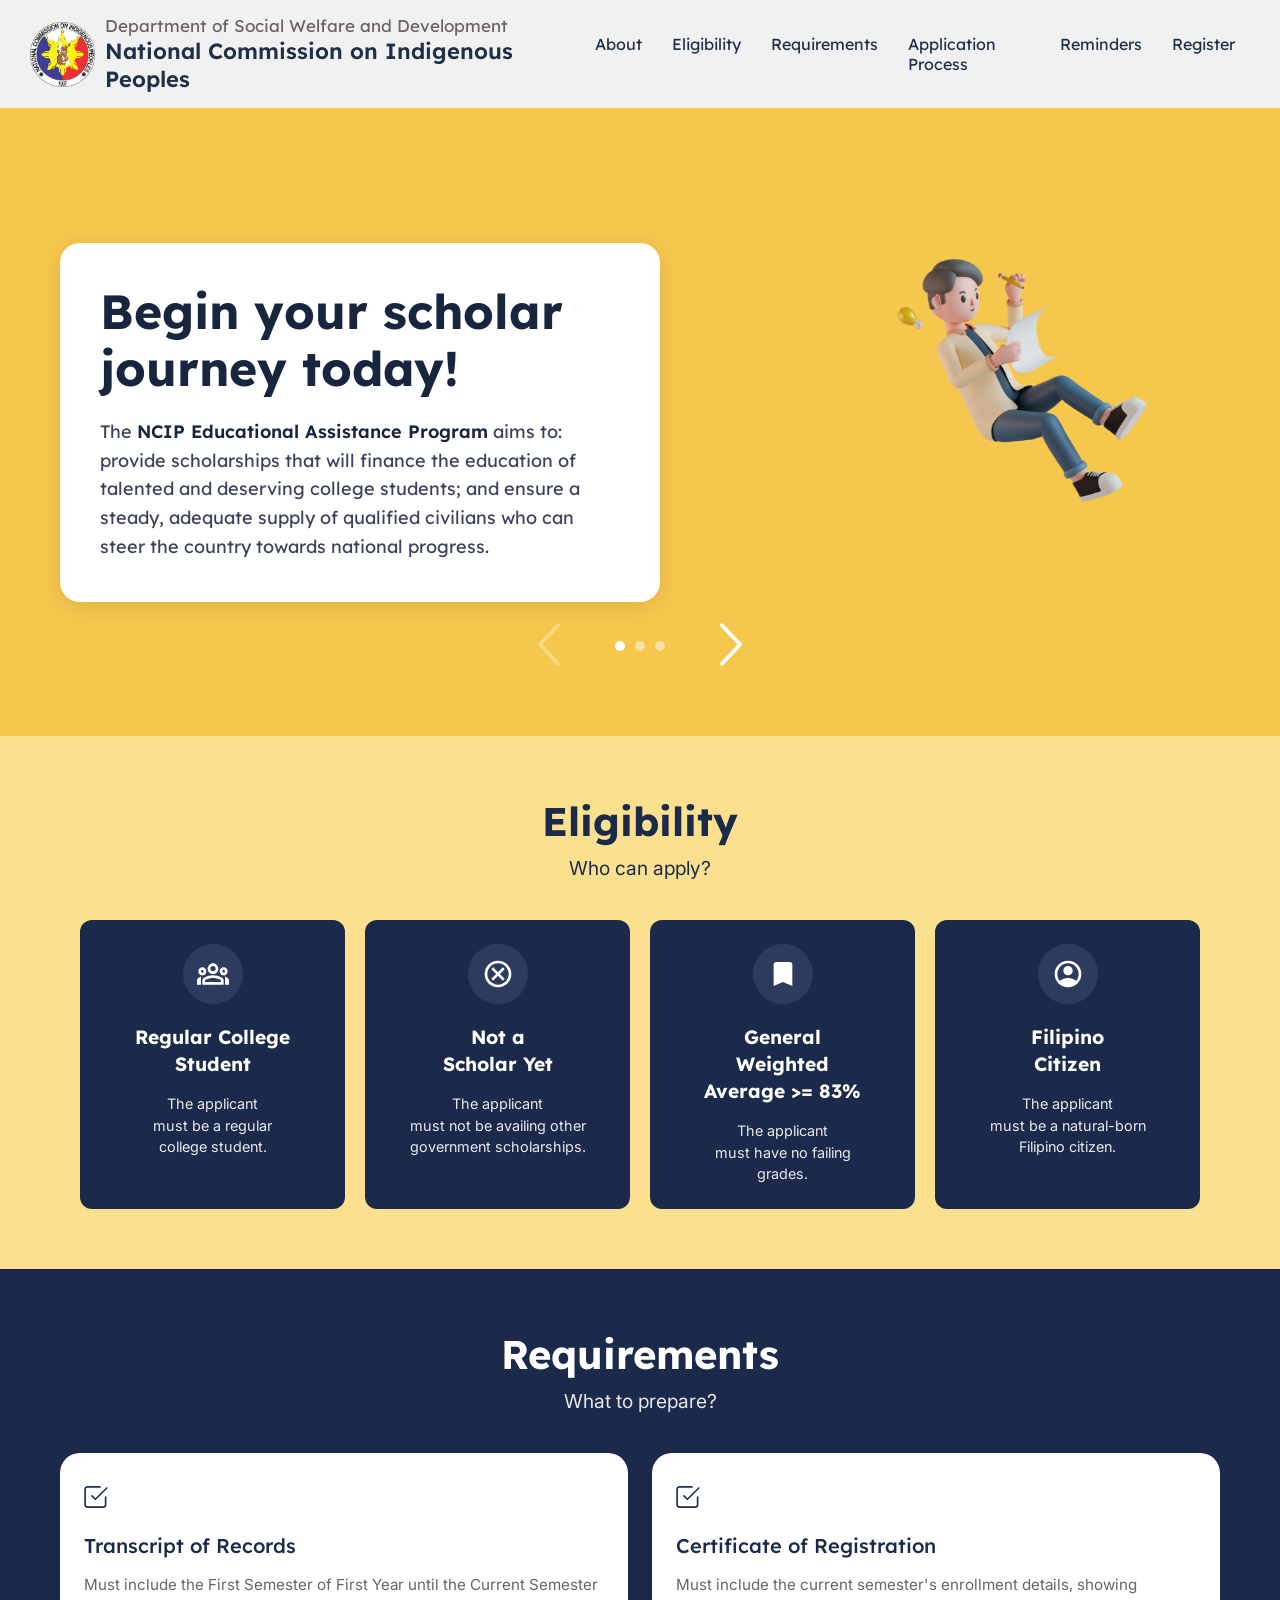
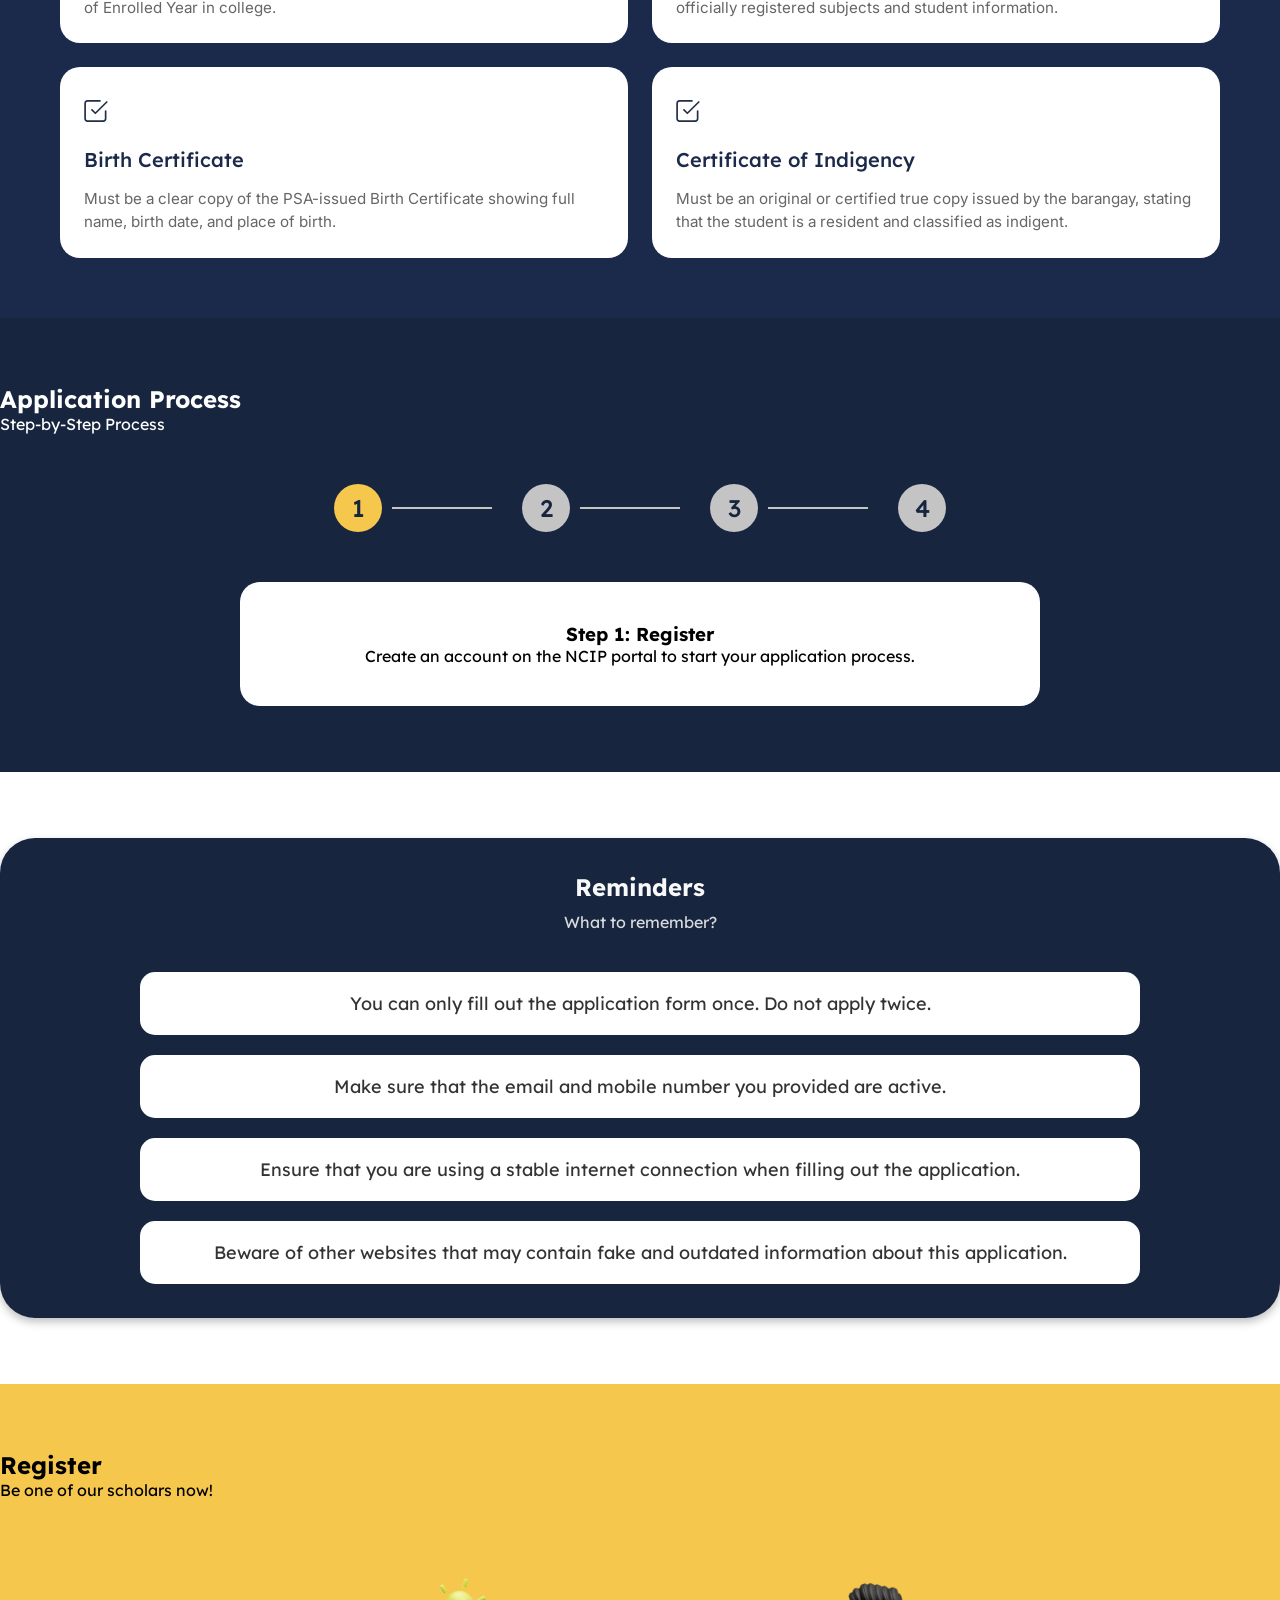
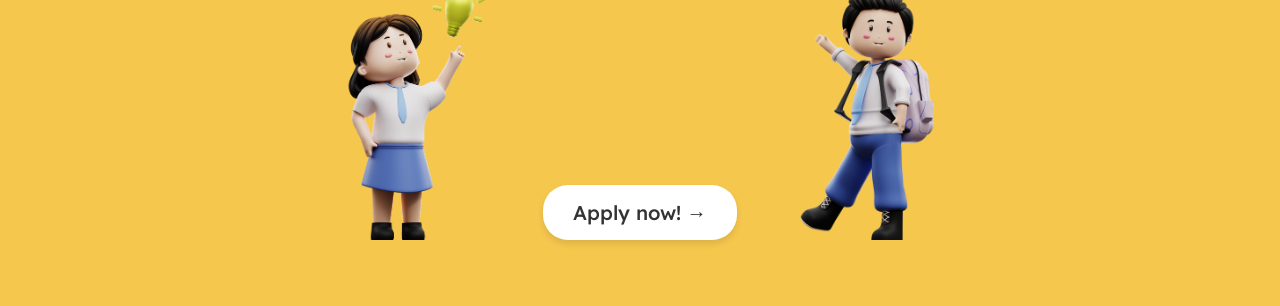
<file: infoman_ui/pages/index.html>
<!DOCTYPE html>
<html lang="en">
<head>
    <meta charset="UTF-8">
    <meta name="viewport" content="width=device-width, initial-scale=1.0">
    <title>NCIP Educational Assistance Program</title>
    <link href="https://fonts.googleapis.com/css2?family=Lexend:wght@400;500;600&family=Inter:wght@400;600&display=swap" rel="stylesheet">
    <link rel="stylesheet" href="../static/css/landingpage.css">
</head>
<body>
    <!-- Header -->
    <header class="header">
        <div class="logo-container">
            <img src="../assets/images/img_logo.png" alt="NCIP Logo" class="logo">
            <div class="logo-text">
                <p class="department">Department of Social Welfare and Development</p>
                <p class="commission">National Commission on Indigenous Peoples</p>
            </div>
        </div>
        <nav class="nav-links">
            <a href="#" class="nav-link">About</a>
            <a href="#eligibility" class="nav-link">Eligibility</a>
            <a href="#requirements" class="nav-link">Requirements</a>
            <a href="#process" class="nav-link">Application Process</a>
            <a href="#reminders" class="nav-link">Reminders</a>
            <a href="personaldesign.html" class="nav-link">Register</a>
        </nav>
    </header>

    <!-- Hero Section -->
    <section class="hero-section">
        <div class="hero-content">
            <div class="hero-card">
                <h1 class="hero-title">Begin your scholar journey today!</h1>
                <p class="hero-text">The <span class="highlight">NCIP Educational Assistance Program</span> aims to: provide scholarships that will finance the education of talented and deserving college students; and ensure a steady, adequate supply of qualified civilians who can steer the country towards national progress.</p>
            </div>
            <div class="hero-illustration">
                <img src="../assets/images/img_assets_infoman_1.png" alt="Student with lightbulb" class="hero-image">
            </div>
        </div>
        <div class="slider-controls">
            <button class="slider-arrow prev">
                <img src="../assets/images/img_left_unable.svg" alt="Previous">
            </button>
            <div class="slider-dots">
                <span class="dot active"></span>
                <span class="dot"></span>
                <span class="dot"></span>
            </div>
            <button class="slider-arrow next">
                <img src="../assets/images/img_right_able.svg" alt="Next">
            </button>
        </div>
    </section>

    <!-- Eligibility Section -->
    <section id="eligibility" class="eligibility-section">
        <div class="section-container">
            <h2 class="section-title">Eligibility</h2>
            <p class="section-subtitle">Who can apply?</p>
            <div class="eligibility-cards">
                <div class="eligibility-card">
                    <div class="icon-container">
                        <img src="../assets/images/img_icon.svg" alt="Student icon" class="card-icon">
                    </div>
                    <h3>Regular College<br>Student</h3>
                    <p>The applicant<br>must be a regular<br>college student.</p>
                </div>
                <div class="eligibility-card">
                    <div class="icon-container">
                        <img src="../assets/images/img_icon_48x48.svg" alt="Not a scholar icon" class="card-icon">
                    </div>
                    <h3>Not a<br>Scholar Yet</h3>
                    <p>The applicant<br>must not be availing other<br>government scholarships.</p>
                </div>
                <div class="eligibility-card">
                    <div class="icon-container">
                        <img src="../assets/images/img_bookmarkfilled.svg" alt="Grades icon" class="card-icon">
                    </div>
                    <h3>General<br>Weighted<br>Average >= 83%</h3>
                    <p>The applicant<br>must have no failing<br>grades.</p>
                </div>
                <div class="eligibility-card">
                    <div class="icon-container">
                        <img src="../assets/images/img_filipino_icon.svg" alt="Filipino citizen icon" class="card-icon">
                    </div>
                    <h3>Filipino<br>Citizen</h3>
                    <p>The applicant<br>must be a natural-born<br>Filipino citizen.</p>
                </div>
            </div>
        </div>
    </section>

    <!-- Requirements Section -->
    <section id="requirements" class="requirements-section">
        <div class="section-container">
            <div class="section-header">
                <h2 class="section-title">Requirements</h2>
                <p class="section-subtitle">What to prepare?</p>
            </div>
            <div class="requirements-grid">
                <div class="requirement-card">
                    <div class="icon-container">
                        <img src="../assets/images/img_icon_checklist.svg" alt="Transcript icon" class="req-icon">
                    </div>
                    <h3>Transcript of Records</h3>
                    <p>Must include the First Semester of First Year until the Current Semester of Enrolled Year in college.</p>
                </div>
                <div class="requirement-card">
                    <div class="icon-container">
                        <img src="../assets/images/img_icon_checklist.svg" alt="Registration icon" class="req-icon">
                    </div>
                    <h3>Certificate of Registration</h3>
                    <p>Must include the current semester's enrollment details, showing officially registered subjects and student information.</p>
                </div>
                <div class="requirement-card">
                    <div class="icon-container">
                        <img src="../assets/images/img_icon_checklist.svg" alt="Birth Certificate icon" class="req-icon">
                    </div>
                    <h3>Birth Certificate</h3>
                    <p>Must be a clear copy of the PSA-issued Birth Certificate showing full name, birth date, and place of birth.</p>
                </div>
                <div class="requirement-card">
                    <div class="icon-container">
                        <img src="../assets/images/img_icon_checklist.svg" alt="Indigency icon" class="req-icon">
                    </div>
                    <h3>Certificate of Indigency</h3>
                    <p>Must be an original or certified true copy issued by the barangay, stating that the student is a resident and classified as indigent.</p>
                </div>
            </div>
        </div>
    </section>

    <!-- Application Process Section -->
    <section id="process" class="process-section">
        <div class="section-container">
            <h2 class="section-title">Application Process</h2>
            <p class="section-subtitle">Step-by-Step Process</p>
            <div class="process-steps">
                <div class="step-item active">
                    <div class="step-number">1</div>
                    <div class="step-line"></div>
                </div>
                <div class="step-item">
                    <div class="step-number">2</div>
                    <div class="step-line"></div>
                </div>
                <div class="step-item">
                    <div class="step-number">3</div>
                    <div class="step-line"></div>
                </div>
                <div class="step-item">
                    <div class="step-number">4</div>
                </div>
            </div>
            <div class="process-content">
                <h3 class="content-title">Register Your Email</h3>
                <p class="content-description">Sign up using a valid email address to begin your scholarship application. Use the link sent in your inbox to begin the process.</p>
                <button class="next-button">Next</button>
            </div>
        </div>
    </section>

    <!-- Reminders Section -->
    <section id="reminders" class="reminders-section">
        <div class="reminders-container">
            <h2 class="section-title reminders-title">Reminders</h2>
            <p class="section-subtitle reminders-subtitle">What to remember?</p>
            <div class="reminders-list">
                <div class="reminder-item">You can only fill out the application form once. Do not apply twice.</div>
                <div class="reminder-item">Make sure that the email and mobile number you provided are active.</div>
                <div class="reminder-item">Ensure that you are using a stable internet connection when filling out the application.</div>
                <div class="reminder-item">Beware of other websites that may contain fake and outdated information about this application.</div>
            </div>
        </div>
    </section>

    <!-- Register Section -->
    <section id="register" class="register-section">
        <h2 class="section-title">Register</h2>
        <p class="section-subtitle">Be one of our scholars now!</p>
        <div class="register-content">
            <div class="register-illustration">
                <img src="../assets/images/img_student_girl.png" alt="Student girl" class="student-girl">
                <div class="register-button-container">
                    <a href="personaldesign.html" class="apply-button">Apply now! →</a>
                </div>
                <img src="../assets/images/img_student_boy.png" alt="Student boy" class="student-boy">
            </div>
        </div>
    </section>

    <script>
        // Slider functionality
        const dots = document.querySelectorAll('.dot');
        let currentSlide = 0;
        
        dots.forEach((dot, index) => {
            dot.addEventListener('click', () => {
                setActiveSlide(index);
            });
        });
        
        function setActiveSlide(index) {
            dots.forEach(dot => dot.classList.remove('active'));
            dots[index].classList.add('active');
            currentSlide = index;
            // Here you would normally change the slide content
        }
        
        // Navigation smooth scroll
        document.querySelectorAll('a[href^="#"]').forEach(anchor => {
            anchor.addEventListener('click', function(e) {
                e.preventDefault();
                
                const targetId = this.getAttribute('href');
                if (targetId === '#') return;
                
                const targetElement = document.querySelector(targetId);
                if (targetElement) {
                    window.scrollTo({
                        top: targetElement.offsetTop,
                        behavior: 'smooth'
                    });
                }
            });
        });
        
        // Process steps interaction
        const processSteps = document.querySelectorAll('.process-step');
        const processLines = document.querySelectorAll('.process-line');
        
        processSteps.forEach((step, index) => {
            step.addEventListener('click', () => {
                // Reset all steps
                processSteps.forEach(s => {
                    s.querySelector('.step-circle').classList.remove('active');
                    s.querySelector('.step-text').classList.remove('active');
                });
                
                // Reset all lines
                processLines.forEach(line => line.classList.remove('active'));
                
                // Set active state for current and previous steps
                for (let i = 0; i <= index; i++) {
                    processSteps[i].querySelector('.step-circle').classList.add('active');
                    processSteps[i].querySelector('.step-text').classList.add('active');
                    
                    // Set active state for lines before the current step
                    if (i < index) {
                        processLines[i].classList.add('active');
                    }
                }
                
                // Update process content based on selected step
                updateProcessContent(index);
            });
        });
        
        function updateProcessContent(stepIndex) {
            const processContent = document.querySelector('.process-content');
            const contents = [
                '<h3>Step 1: Register</h3><p>Create an account on the NCIP portal to start your application process.</p>',
                '<h3>Step 2: Access</h3><p>Log in to your account and access the scholarship application form.</p>',
                '<h3>Step 3: Submission</h3><p>Complete all required fields and upload the necessary documents.</p>',
                '<h3>Step 4: Evaluation</h3><p>Wait for the evaluation of your application by the NCIP committee.</p>'
            ];
            
            processContent.innerHTML = contents[stepIndex];
        }
        
        // Initialize with first step content
        updateProcessContent(0);
    </script>
</body>
</html>
</file>
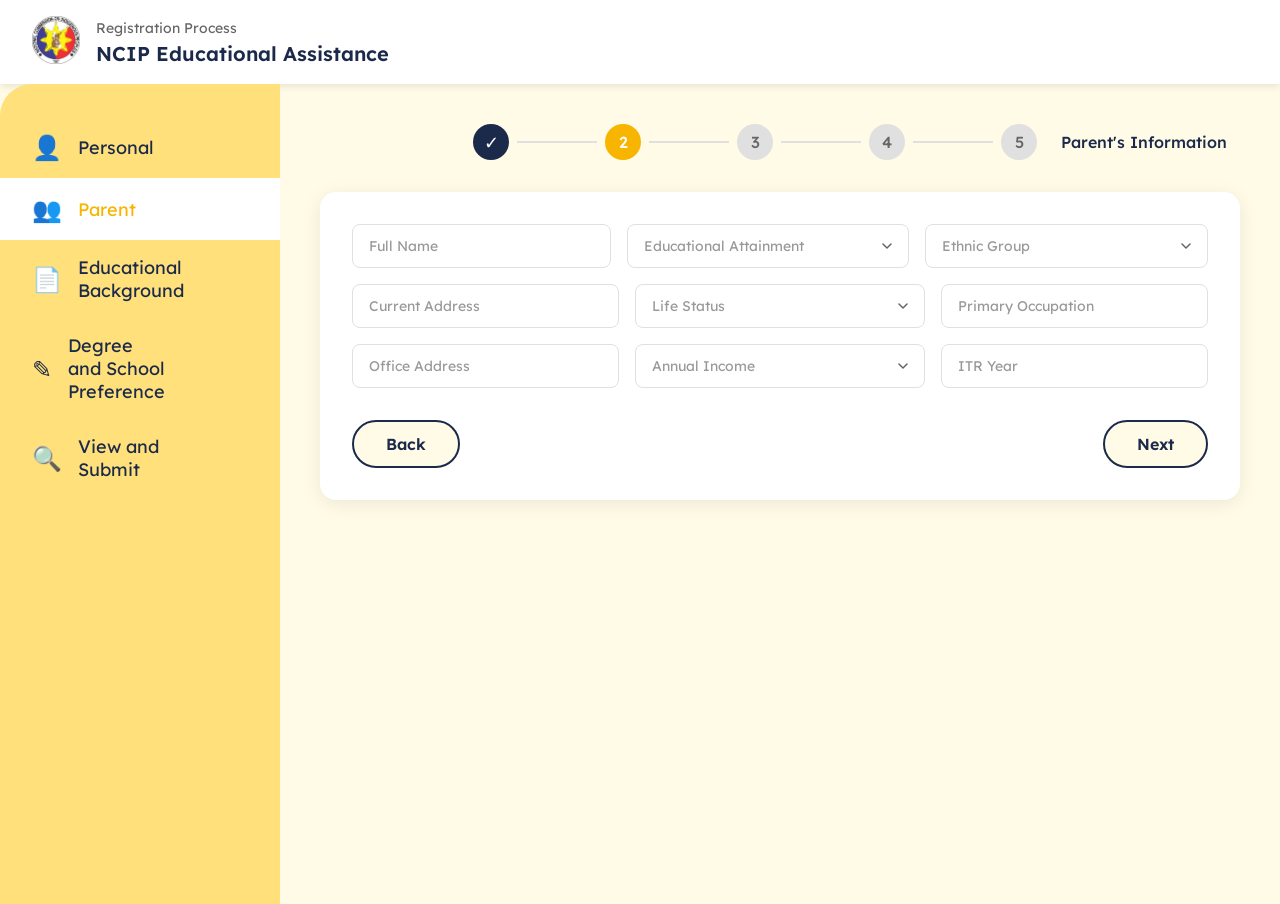
<file: infoman_ui/pages/parentdesign.html>
<!DOCTYPE html>
<html lang="en">
<head>
    <meta charset="UTF-8">
    <title>NCIP Educational Assistance - Parent's Information</title>
    <link href="https://fonts.googleapis.com/css2?family=Lexend:wght@400;500;600&display=swap" rel="stylesheet">
    <link rel="stylesheet" href="../static/css/parentdesign.css">
</head>
<body>
    <header class="header">
        <a href="index.html">
            <img src="../assets/images/img_logo.png" alt="NCIP Logo" class="logo">
        </a></a>
        <div class="header-text">
            <div class="registration-process">Registration Process</div>
            <div class="main-title">NCIP Educational Assistance</div>
        </div>
    </header>

    <div class="main-container">
        <nav class="sidebar">
            <ul>
                <li>
                    <span class="icon">👤</span>
                    <span>Personal</span>
                </li>
                <li class="active">
                    <span class="icon">👥</span>
                    <span>Parent</span>
                </li>
                <li>
                    <span class="icon">📄</span>
                    <span>Educational<br>Background</span>
                </li>
                <li>
                    <span class="icon">✎</span>
                    <span>Degree<br>and School<br>Preference</span>
                </li>
                <li>
                    <span class="icon">🔍</span>
                    <span>View and<br>Submit</span>
                </li>
            </ul>
        </nav>

        <main class="content">
            <div class="stepper">
                <div class="step completed">
                    <span class="checkmark">✓</span>
                </div>
                <div class="step-line"></div>
                <div class="step active">2</div>
                <div class="step-line"></div>
                <div class="step">3</div>
                <div class="step-line"></div>
                <div class="step">4</div>
                <div class="step-line"></div>
                <div class="step">5</div>
                <span class="step-label">Parent's Information</span>
            </div>

            <div class="form-card">
                <form>
                    <div class="form-row">
                        <input type="text" placeholder="Full Name" required>
                        <select required>
                            <option value="" disabled selected>Educational Attainment</option>
                            <option value="elementary">Elementary</option>
                            <option value="highschool">High School</option>
                            <option value="college">College</option>
                            <option value="graduate">Graduate School</option>
                        </select>
                        <select required>
                            <option value="" disabled selected>Ethnic Group</option>
                            <option value="group1">Group 1</option>
                            <option value="group2">Group 2</option>
                        </select>
                    </div>
                    <div class="form-row">
                        <input type="text" placeholder="Current Address" required>
                        <select required>
                            <option value="" disabled selected>Life Status</option>
                            <option value="living">Living</option>
                            <option value="deceased">Deceased</option>
                        </select>
                        <input type="text" placeholder="Primary Occupation" required>
                    </div>
                    <div class="form-row">
                        <input type="text" placeholder="Office Address">
                        <select required>
                            <option value="" disabled selected>Annual Income</option>
                            <option value="below_50k">Below ₱50,000</option>
                            <option value="50k_100k">₱50,000 - ₱100,000</option>
                            <option value="100k_200k">₱100,000 - ₱200,000</option>
                            <option value="above_200k">Above ₱200,000</option>
                        </select>
                        <input type="text" placeholder="ITR Year" required>
                    </div>
                    <div class="button-group">
                        <button type="button" class="back-btn" onclick="window.location.href='personaldesign.html'">Back</button>
                        <button type="button" class="next-btn" onclick="window.location.href='educationaldesign.html'">Next</button>
                    </div>
                </form>
            </div>
        </main>
    </div>
</body>
</html>
</file>
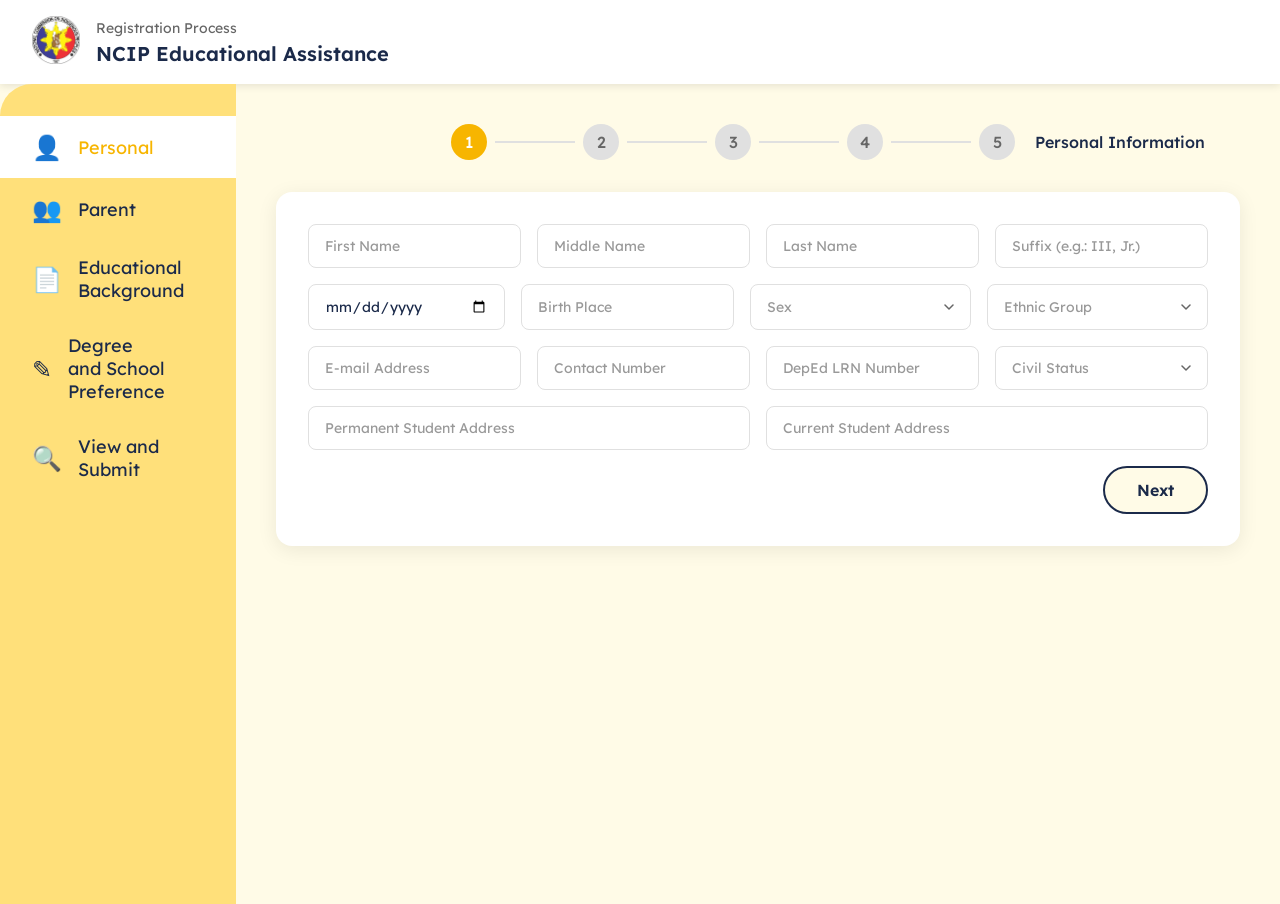
<file: infoman_ui/pages/personaldesign.html>
<!DOCTYPE html>
<html lang="en">
<head>
    <meta charset="UTF-8">
    <title>NCIP Educational Assistance - Personal Information</title>
    <link href="https://fonts.googleapis.com/css2?family=Lexend:wght@400;500;600&display=swap" rel="stylesheet">
    <link rel="stylesheet" href="../static/css/personaldesign.css">
</head>
<body>
    <header class="header">
        <a href="index.html">
            <img src="../assets/images/img_logo.png" alt="NCIP Logo" class="logo">
        </a></a>
        <div class="header-text">
            <div class="registration-process">Registration Process</div>
            <div class="main-title">NCIP Educational Assistance</div>
        </div>
    </header>

    <div class="main-container">
        <nav class="sidebar">
            <ul>
                <li class="active">
                    <span class="icon">👤</span>
                    <span>Personal</span>
                </li>
                <li>
                    <span class="icon">👥</span>
                    <span>Parent</span>
                </li>
                <li>
                    <span class="icon">📄</span>
                    <span>Educational<br>Background</span>
                </li>
                <li>
                    <span class="icon">✎</span>
                    <span>Degree<br>and School<br>Preference</span>
                </li>
                <li>
                    <span class="icon">🔍</span>
                    <span>View and<br>Submit</span>
                </li>
            </ul>
        </nav>

        <main class="content">
            <div class="stepper">
                <div class="step active">1</div>
                <div class="step-line"></div>
                <div class="step">2</div>
                <div class="step-line"></div>
                <div class="step">3</div>
                <div class="step-line"></div>
                <div class="step">4</div>
                <div class="step-line"></div>
                <div class="step">5</div>
                <span class="step-label">Personal Information</span>
            </div>

            <div class="form-card">
                <form>
                    <div class="form-row">
                        <input type="text" placeholder="First Name" required>
                        <input type="text" placeholder="Middle Name" required>
                        <input type="text" placeholder="Last Name" required>
                        <input type="text" placeholder="Suffix (e.g.: III, Jr.)" class="suffix-input">
                    </div>
                    <div class="form-row">
                        <input type="date" placeholder="Birth Date" required>
                        <input type="text" placeholder="Birth Place" required>
                        <select required>
                            <option value="" disabled selected>Sex</option>
                            <option value="male">Male</option>
                            <option value="female">Female</option>
                        </select>
                        <select required>
                            <option value="" disabled selected>Ethnic Group</option>
                            <option value="group1">Group 1</option>
                            <option value="group2">Group 2</option>
                        </select>
                    </div>
                    <div class="form-row">
                        <input type="email" placeholder="E-mail Address" required>
                        <input type="text" placeholder="Contact Number" required>
                        <input type="text" placeholder="DepEd LRN Number" required>
                        <select required>
                            <option value="" disabled selected>Civil Status</option>
                            <option value="single">Single</option>
                            <option value="married">Married</option>
                            <option value="widowed">Widowed</option>
                            <option value="separated">Separated</option>
                        </select>
                    </div>
                    <div class="form-row">
                        <input type="text" placeholder="Permanent Student Address" required>
                        <input type="text" placeholder="Current Student Address" required>
                    </div>
                    <button type="button" class="next-btn" onclick="window.location.href='parentdesign.html'">Next</button>
                </form>
            </div>
        </main>
    </div>
</body>
</html>
</file>
<file: infoman_ui/static/css/landingpage.css>
* {
            margin: 0;
            padding: 0;
            box-sizing: border-box;
            font-family: 'Lexend', sans-serif;
        }
        
        body {
            background-color: #ffffff;
        }
        
        .header {
            display: flex;
            align-items: center;
            padding: 0 30px;
            height: 108px;
            background-color: #f1f1f1;
            position: sticky;
            top: 0;
            z-index: 100;
        }
        
        .logo-container {
            display: flex;
            align-items: center;
        }
        
        .logo {
            width: 65px;
            height: 65px;
        }
        
        .logo-text {
            margin-left: 10px;
        }
        
        .department {
            font-size: 17px;
            font-weight: 400;
            line-height: 22px;
            color: #6a6262;
        }
        
        .commission {
            font-size: 22px;
            font-weight: 600;
            line-height: 28px;
            color: #202e48;
        }
        
        .nav-links {
            display: flex;
            margin-left: auto;
        }
        
        .nav-link {
            margin: 0 15px;
            font-size: 16px;
            font-weight: 400;
            line-height: 20px;
            color: #1f2e48;
            text-decoration: none;
            cursor: pointer;
        }
        
        .hero-section {
            position: relative;
            min-height: 600px;
            background-color: #F6C74D;
            padding: 60px 0;
            overflow: hidden;
        }
        
        .hero-content {
            max-width: 1200px;
            margin: 0 auto;
            padding: 0 20px;
            display: flex;
            align-items: center;
            justify-content: space-between;
            position: relative;
        }
        
        .hero-card {
            background: #FFFFFF;
            border-radius: 20px;
            padding: 40px;
            max-width: 600px;
            box-shadow: 0 4px 20px rgba(0, 0, 0, 0.1);
            position: relative;
            z-index: 2;
        }
        
        .hero-title {
            font-size: 48px;
            line-height: 1.2;
            color: #17253F;
            font-weight: 700;
            margin-bottom: 20px;
        }
        
        .hero-text {
            font-size: 18px;
            line-height: 1.6;
            color: #3B4158;
        }
        
        .hero-text .highlight {
            font-weight: 600;
            color: #17253F;
        }
        
        .hero-illustration {
            position: relative;
            flex: 1;
            display: flex;
            justify-content: center;
            align-items: center;
        }
        
        .hero-image {
            max-width: 500px;
            height: auto;
            position: relative;
            z-index: 2;
        }
        
        .slider-controls {
            position: absolute;
            bottom: 40px;
            left: 50%;
            transform: translateX(-50%);
            display: flex;
            align-items: center;
            gap: 20px;
            z-index: 3;
        }
        
        .slider-arrow {
            background: none;
            border: none;
            cursor: pointer;
            padding: 10px;
            transition: transform 0.3s ease;
        }
        
        .slider-arrow:hover {
            transform: scale(1.1);
        }
        
        .slider-dots {
            display: flex;
            gap: 10px;
        }
        
        .dot {
            width: 10px;
            height: 10px;
            border-radius: 50%;
            background-color: rgba(255, 255, 255, 0.5);
            cursor: pointer;
            transition: background-color 0.3s ease;
        }
        
        .dot.active {
            background-color: #FFFFFF;
        }
        
        .eligibility-section {
            padding: 60px 0;
            background-color: #FBE18F;
        }
        
        .eligibility-section .section-container {
            max-width: 1200px;
            margin: 0 auto;
            padding: 0 20px;
            text-align: center;
        }
        
        .eligibility-section .section-title {
            color: #1B2A4A;
            font-size: 2.5rem;
            margin-bottom: 10px;
            font-family: 'Lexend', sans-serif;
            text-align: center;
        }
        
        .eligibility-section .section-subtitle {
            color: #1B2A4A;
            font-size: 1.2rem;
            margin-bottom: 40px;
            font-family: 'Inter', sans-serif;
            text-align: center;
        }

        .section-header {
            text-align: center;
        }
        
        .eligibility-cards {
            display: grid;
            grid-template-columns: repeat(4, 1fr);
            gap: 20px;
            max-width: 1200px;
            margin: 0 auto;
            padding: 0 20px;
        }
        
        .eligibility-card {
            background-color: #1B2A4A;
            border-radius: 12px;
            padding: 24px;
            color: white;
            text-align: center;
            display: flex;
            flex-direction: column;
            align-items: center;
            min-height: 280px;
        }
        
        .eligibility-card .icon-container {
            background-color: #2D3C5E;
            border-radius: 50%;
            width: 60px;
            height: 60px;
            display: flex;
            align-items: center;
            justify-content: center;
            margin-bottom: 20px;
        }
        
        .eligibility-card .card-icon {
            width: 32px;
            height: 32px;
        }
        
        .eligibility-card h3 {
            font-family: 'Lexend', sans-serif;
            font-size: 1.2rem;
            margin-bottom: 15px;
            line-height: 1.4;
        }
        
        .eligibility-card p {
            font-family: 'Inter', sans-serif;
            font-size: 0.9rem;
            line-height: 1.5;
            opacity: 0.9;
        }
        
        .requirements-section {
            padding: 60px 0;
            background-color: #1B2A4A;
        }
        
        .requirements-section .section-container {
            max-width: 1200px;
            margin: 0 auto;
            padding: 0 20px;
            text-align: center;
        }
        
        .requirements-section .section-title {
            color: #FFFFFF;
            font-size: 2.5rem;
            margin-bottom: 10px;
            font-family: 'Lexend', sans-serif;
        }
        
        .requirements-section .section-subtitle {
            color: #FFFFFF;
            font-size: 1.2rem;
            margin-bottom: 40px;
            font-family: 'Inter', sans-serif;
            opacity: 0.9;
        }
        
        .requirements-grid {
            display: grid;
            grid-template-columns: repeat(2, 1fr);
            gap: 24px;
            max-width: 1200px;
            margin: 0 auto;
        }
        
        .requirement-card {
            background-color: #FFFFFF;
            border-radius: 20px;
            padding: 24px;
            text-align: left;
            display: flex;
            flex-direction: column;
            gap: 16px;
        }
        
        .requirement-card .icon-container {
            width: 40px;
            height: 40px;
            display: flex;
            align-items: center;
        }
        
        .requirement-card .req-icon {
            width: 24px;
            height: 24px;
        }
        
        .requirement-card h3 {
            color: #1B2A4A;
            font-size: 1.25rem;
            font-family: 'Lexend', sans-serif;
            font-weight: 500;
        }
        
        .requirement-card p {
            color: #666666;
            font-size: 0.95rem;
            line-height: 1.5;
            font-family: 'Inter', sans-serif;
        }
        
        .process-section {
            padding: 66px 0;
            background-color: #17253F;
        }
        
        .process-section .section-title,
        .process-section .section-subtitle {
            color: #ffffff;
        }
        
        .process-steps {
            display: flex;
            justify-content: center;
            align-items: center;
            margin: 50px 0;
            position: relative;
            gap: 20px;
        }
        
        .step-item {
            display: flex;
            align-items: center;
            position: relative;
        }
        
        .step-number {
            width: 48px;
            height: 48px;
            background-color: #C4C4C4;
            border-radius: 50%;
            display: flex;
            align-items: center;
            justify-content: center;
            font-size: 24px;
            color: #17253F;
            font-weight: 500;
        }
        
        .step-item.active .step-number {
            background-color: #F6C74D;
        }
        
        .step-line {
            width: 100px;
            height: 2px;
            background-color: #C4C4C4;
            margin: 0 10px;
        }
        
        .step-item:last-child .step-line {
            display: none;
        }
        
        .process-content {
            background-color: #ffffff;
            border-radius: 20px;
            padding: 40px;
            max-width: 800px;
            margin: 0 auto;
            text-align: center;
            position: relative;
        }
        
        .content-title {
            font-size: 32px;
            color: #17253F;
            margin-bottom: 20px;
            font-weight: 600;
        }
        
        .content-description {
            font-size: 18px;
            color: #3B4158;
            line-height: 1.5;
            margin-bottom: 30px;
        }
        
        .next-button {
            position: absolute;
            bottom: 20px;
            right: 20px;
            background-color: #17253F;
            color: #ffffff;
            border: none;
            border-radius: 20px;
            padding: 10px 20px;
            font-size: 16px;
            cursor: pointer;
            transition: background-color 0.3s ease;
        }
        
        .next-button:hover {
            background-color: #2a3b5f;
        }
        
        .register-box {
            position: relative;
            width: 226px;
            height: 173px;
            border: 1px solid #9747ff;
            border-radius: 5px;
            display: flex;
            flex-direction: column;
            align-items: center;
            justify-content: center;
        }
        
        .reminders-section {
            padding: 66px 0;
            background-color: #ffffff;
            position: relative;
        }
        
        .reminders-container {
            max-width: 1354px;
            margin: 0 auto;
            padding: 34px 43px;
            background-color: #17253f;
            border-radius: 35px;
            box-shadow: 0px 4px 9px rgba(0, 0, 0, 0.25);
        }
        
        .reminders-title {
            color: #f8f8f8;
            margin-bottom: 10px;
            text-align: center;
        }
        
        .reminders-subtitle {
            color: #f8f8f8;
            opacity: 0.86;
            margin-bottom: 40px;
            text-align: center;
        }
        
        .reminders-list {
            display: flex;
            flex-direction: column;
            gap: 20px;
            max-width: 1000px;
            margin: 0 auto;
        }
        
        .reminder-item {
            background-color: #ffffff;
            padding: 20px;
            border-radius: 15px;
            font-size: 18px;
            color: #333;
            text-align: center;
        }
        
        .register-section {
            padding: 66px 0;
            background-color: #F6C74D;
            position: relative;
            overflow: hidden;
        }
        
        .register-content {
            max-width: 1354px;
            margin: 0 auto;
            padding: 0 20px;
        }
        
        .register-illustration {
            display: flex;
            align-items: flex-end;
            justify-content: center;
            position: relative;
            margin-top: 40px;
        }
        
        .student-girl, .student-boy {
            height: 300px;
            width: auto;
            object-fit: contain;
        }
        
        .register-button-container {
            margin: 0 40px;
            display: flex;
            align-items: center;
        }
        
        .apply-button {
            display: inline-block;
            background-color: #ffffff;
            color: #333;
            text-decoration: none;
            padding: 15px 30px;
            border-radius: 25px;
            font-size: 20px;
            font-weight: 500;
            transition: all 0.3s ease;
            box-shadow: 0px 4px 6px rgba(0, 0, 0, 0.1);
        }
        
        .apply-button:hover {
            transform: translateY(-2px);
            box-shadow: 0px 6px 8px rgba(0, 0, 0, 0.15);
        }
        
        @media (max-width: 1024px) {
            .hero-content {
                flex-direction: column;
                text-align: center;
            }
            
            .hero-card {
                margin-bottom: 40px;
                max-width: 100%;
            }
            
            .hero-title {
                font-size: 36px;
            }
            
            .hero-image {
                max-width: 400px;
            }
            
            .eligibility-cards {
                grid-template-columns: repeat(2, 1fr);
            }
        }
        
        @media (max-width: 768px) {
            .hero-section {
                padding: 40px 0;
            }
            
            .hero-card {
                padding: 30px;
            }
            
            .hero-title {
                font-size: 28px;
            }
            
            .hero-text {
                font-size: 16px;
            }
            
            .hero-image {
                max-width: 300px;
            }
            
            .header {
                flex-direction: column;
                height: auto;
                padding: 15px;
            }
            
            .nav-links {
                margin: 20px 0 0;
                flex-wrap: wrap;
                justify-content: center;
            }
            
            .nav-link {
                margin: 5px 10px;
            }
            
            .reminders-container {
                padding: 20px;
                margin: 0 15px;
            }
            
            .reminder-item {
                font-size: 16px;
                padding: 15px;
            }
            
            .register-illustration {
                flex-direction: column;
                align-items: center;
                gap: 20px;
            }
            
            .student-girl, .student-boy {
                height: 200px;
            }
            
            .register-button-container {
                margin: 20px 0;
            }
            
            .apply-button {
                padding: 12px 25px;
                font-size: 18px;
            }
            
            .process-section {
                margin: 0 10px;
                padding: 40px 0;
            }
            
            .process-steps {
                flex-wrap: wrap;
                gap: 15px;
            }
            
            .step-line {
                width: 50px;
            }
            
            .process-content {
                margin: 0 20px;
                padding: 30px 20px;
            }
            
            .content-title {
                font-size: 24px;
            }
            
            .content-description {
                font-size: 16px;
            }
            
            .eligibility-cards {
                grid-template-columns: 1fr;
            }
            
            .eligibility-section .section-container {
                padding: 0 15px;
            }
            
            .requirements-grid {
                grid-template-columns: 1fr;
                padding: 0 15px;
            }
            
            .requirement-card {
                padding: 20px;
            }
        }
</file>
<file: infoman_ui/static/css/parentdesign.css>
* {
    margin: 0;
    padding: 0;
    box-sizing: border-box;
    font-family: 'Lexend', sans-serif;
}

body {
    margin: 0;
    background: #FFFBE7;
}

.header {
    display: flex;
    align-items: center;
    background: #fff;
    padding: 16px 32px;
    box-shadow: 0 2px 8px rgba(0, 0, 0, 0.1);
}

.logo {
    width: 48px;
    height: 48px;
    margin-right: 16px;
}

.header-text .registration-process {
    font-size: 14px;
    color: #666;
    margin-bottom: 4px;
}

.header-text .main-title {
    font-size: 20px;
    font-weight: 600;
    color: #1B2A4A;
}

.main-container {
    display: flex;
    min-height: calc(100vh - 80px);
}

.sidebar {
    background: #FFE07A;
    width: 280px;
    padding: 32px 0;
    border-radius: 32px 0 0 0;
}

.sidebar ul {
    list-style: none;
    padding: 0;
    margin: 0;
}

.sidebar li {
    display: flex;
    align-items: center;
    gap: 16px;
    padding: 16px 32px;
    font-size: 18px;
    color: #1B2A4A;
    cursor: pointer;
    transition: all 0.3s ease;
}

.sidebar li.active {
    background: #fff;
    color: #F7B500;
}

.sidebar .icon {
    font-size: 24px;
}

.content {
    flex: 1;
    padding: 40px;
    display: flex;
    flex-direction: column;
    align-items: center;
}

.stepper {
    display: flex;
    align-items: center;
    margin-bottom: 32px;
    position: relative;
    padding-right: 50px;
}

.step {
    width: 36px;
    height: 36px;
    border-radius: 50%;
    background: #E0E0E0;
    color: #666;
    display: flex;
    align-items: center;
    justify-content: center;
    font-weight: 500;
}

.step.active {
    background: #F7B500;
    color: #fff;
}

.step.completed {
    background: #1B2A4A;
    color: #fff;
}

.checkmark {
    font-size: 18px;
}

.step-line {
    width: 80px;
    height: 2px;
    background: #E0E0E0;
    margin: 0 8px;
}

.step-label {
    position: absolute;
    right: -140px;
    color: #1B2A4A;
    font-weight: 500;
}

.form-card {
    background: #fff;
    border-radius: 16px;
    box-shadow: 0 4px 20px rgba(0, 0, 0, 0.08);
    padding: 32px;
    width: 100%;
    max-width: 1000px;
}

.form-row {
    display: flex;
    gap: 16px;
    margin-bottom: 16px;
}

.form-row input,
.form-row select {
    flex: 1;
    padding: 12px 16px;
    border: 1px solid #E0E0E0;
    border-radius: 8px;
    font-size: 14px;
    color: #1B2A4A;
    background: #fff;
    outline: none;
    transition: all 0.3s ease;
}

.form-row input::placeholder,
.form-row select:invalid {
    color: #999;
}

.form-row input:focus,
.form-row select:focus {
    border-color: #F7B500;
    box-shadow: 0 0 0 2px rgba(247, 181, 0, 0.1);
}

.form-row select {
    appearance: none;
    background-image: url("data:image/svg+xml,%3Csvg width='10' height='6' viewBox='0 0 10 6' fill='none' xmlns='http://www.w3.org/2000/svg'%3E%3Cpath d='M1 1L5 5L9 1' stroke='%23666666' stroke-width='1.5' stroke-linecap='round' stroke-linejoin='round'/%3E%3C/svg%3E");
    background-repeat: no-repeat;
    background-position: right 16px center;
    padding-right: 40px;
}

.button-group {
    display: flex;
    justify-content: space-between;
    margin-top: 32px;
}

.back-btn, .next-btn {
    padding: 12px 32px;
    border-radius: 24px;
    font-size: 16px;
    font-weight: 600;
    cursor: pointer;
    transition: all 0.3s ease;
}

.back-btn {
    background: #FFFBE7;
    border: 2px solid #1B2A4A;
    color: #1B2A4A;
}

.next-btn {
    background: #FFFBE7;
    border: 2px solid #1B2A4A;
    color: #1B2A4A;
}

.back-btn:hover, .next-btn:hover {
    background: #F7B500;
    border-color: #F7B500;
    color: #fff;
}

@media (max-width: 1200px) {
    .form-card {
        max-width: 800px;
    }
}

@media (max-width: 900px) {
    .main-container {
        flex-direction: column;
    }
    
    .sidebar {
        width: 100%;
        border-radius: 0;
        padding: 16px 0;
    }
    
    .content {
        padding: 24px 16px;
    }
    
    .form-card {
        padding: 24px 16px;
    }
}

@media (max-width: 768px) {
    .form-row {
        flex-direction: column;
        gap: 12px;
    }
    
    .stepper {
        transform: scale(0.8);
        margin: 0 -40px 24px -40px;
    }

    .button-group {
        flex-direction: column;
        gap: 12px;
    }

    .back-btn, .next-btn {
        width: 100%;
    }
}
</file>
<file: infoman_ui/static/css/personaldesign.css>
* {
    margin: 0;
    padding: 0;
    box-sizing: border-box;
    font-family: 'Lexend', sans-serif;
}

body {
    margin: 0;
    background: #FFFBE7;
}

.header {
    display: flex;
    align-items: center;
    background: #fff;
    padding: 16px 32px;
    box-shadow: 0 2px 8px rgba(0, 0, 0, 0.1);
}

.logo {
    width: 48px;
    height: 48px;
    margin-right: 16px;
}

.header-text .registration-process {
    font-size: 14px;
    color: #666;
    margin-bottom: 4px;
}

.header-text .main-title {
    font-size: 20px;
    font-weight: 600;
    color: #1B2A4A;
}

.main-container {
    display: flex;
    min-height: calc(100vh - 80px);
}

.sidebar {
    background: #FFE07A;
    width: 280px;
    padding: 32px 0;
    border-radius: 32px 0 0 0;
}

.sidebar ul {
    list-style: none;
    padding: 0;
    margin: 0;
}

.sidebar li {
    display: flex;
    align-items: center;
    gap: 16px;
    padding: 16px 32px;
    font-size: 18px;
    color: #1B2A4A;
    cursor: pointer;
    transition: all 0.3s ease;
}

.sidebar li.active {
    background: #fff;
    color: #F7B500;
}

.sidebar .icon {
    font-size: 24px;
}

.content {
    flex: 1;
    padding: 40px;
    display: flex;
    flex-direction: column;
    align-items: center;
}

.stepper {
    display: flex;
    align-items: center;
    margin-bottom: 32px;
    position: relative;
    padding-right: 50px;
}

.step {
    width: 36px;
    height: 36px;
    border-radius: 50%;
    background: #E0E0E0;
    color: #666;
    display: flex;
    align-items: center;
    justify-content: center;
    font-weight: 500;
}

.step.active {
    background: #F7B500;
    color: #fff;
}

.step-line {
    width: 80px;
    height: 2px;
    background: #E0E0E0;
    margin: 0 8px;
}

.step-label {
    position: absolute;
    right: -140px;
    color: #1B2A4A;
    font-weight: 500;
}

.form-card {
    background: #fff;
    border-radius: 16px;
    box-shadow: 0 4px 20px rgba(0, 0, 0, 0.08);
    padding: 32px;
    width: 100%;
    max-width: 1000px;
}

.form-row {
    display: flex;
    gap: 16px;
    margin-bottom: 16px;
}

.form-row input,
.form-row select {
    flex: 1;
    padding: 12px 16px;
    border: 1px solid #E0E0E0;
    border-radius: 8px;
    font-size: 14px;
    color: #1B2A4A;
    background: #fff;
    outline: none;
    transition: all 0.3s ease;
}

.form-row input::placeholder,
.form-row select:invalid {
    color: #999;
}

.form-row input:focus,
.form-row select:focus {
    border-color: #F7B500;
    box-shadow: 0 0 0 2px rgba(247, 181, 0, 0.1);
}

.form-row .suffix-input {
    flex: 0.5;
}

.form-row select {
    appearance: none;
    background-image: url("data:image/svg+xml,%3Csvg width='10' height='6' viewBox='0 0 10 6' fill='none' xmlns='http://www.w3.org/2000/svg'%3E%3Cpath d='M1 1L5 5L9 1' stroke='%23666666' stroke-width='1.5' stroke-linecap='round' stroke-linejoin='round'/%3E%3C/svg%3E");
    background-repeat: no-repeat;
    background-position: right 16px center;
    padding-right: 40px;
}

.next-btn {
    float: right;
    background: #FFFBE7;
    border: 2px solid #1B2A4A;
    border-radius: 24px;
    padding: 12px 32px;
    font-size: 16px;
    font-weight: 600;
    color: #1B2A4A;
    cursor: pointer;
    transition: all 0.3s ease;
}

.next-btn:hover {
    background: #F7B500;
    border-color: #F7B500;
    color: #fff;
}

@media (max-width: 1200px) {
    .form-card {
        max-width: 800px;
    }
}

@media (max-width: 900px) {
    .main-container {
        flex-direction: column;
    }
    
    .sidebar {
        width: 100%;
        border-radius: 0;
        padding: 16px 0;
    }
    
    .content {
        padding: 24px 16px;
    }
    
    .form-card {
        padding: 24px 16px;
    }
}

@media (max-width: 768px) {
    .form-row {
        flex-direction: column;
        gap: 12px;
    }
    
    .form-row .suffix-input {
        flex: 1;
    }
    
    .stepper {
        transform: scale(0.8);
        margin: 0 -40px 24px -40px;
    }
}
</file>
